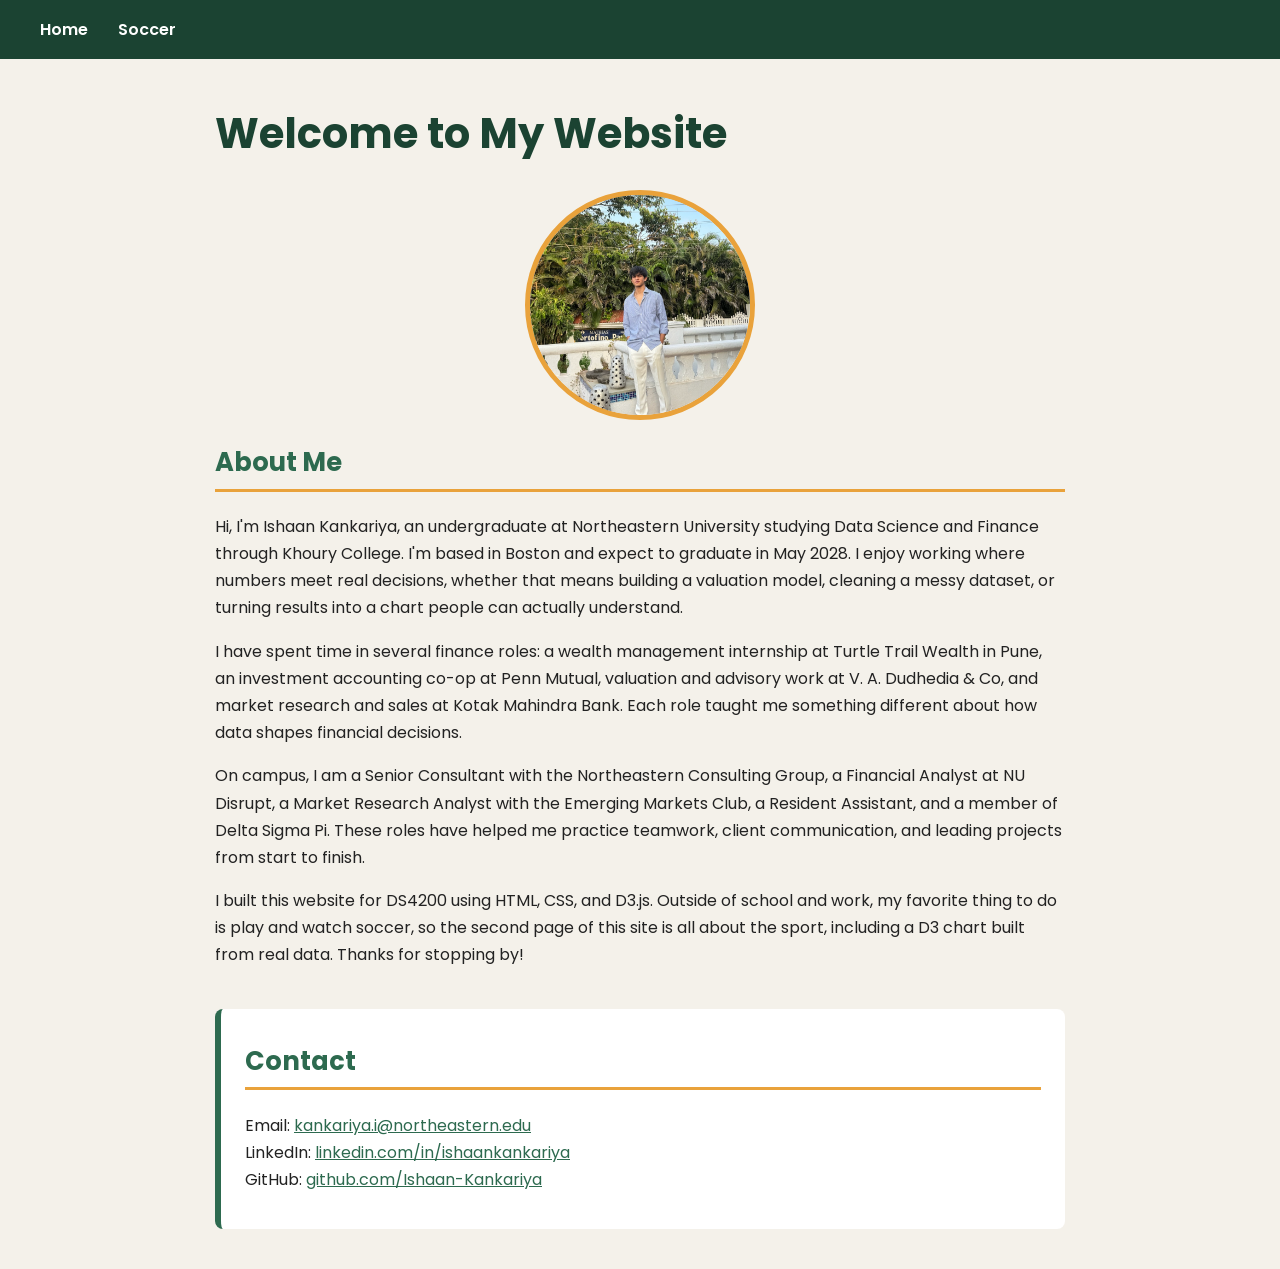
<file: index.html>
<!DOCTYPE html>
<html lang="en">
<head>
    <meta charset="UTF-8">
    <meta name="viewport" content="width=device-width, initial-scale=1.0">
    <title>Ishaan Kankariya</title>
    <link rel="stylesheet" href="style.css">
</head>
<body>

    <nav>
        <a href="index.html">Home</a>
        <a href="page2.html">Soccer</a>
    </nav>

    <main>
        <h1>Welcome to My Website</h1>

        <img src="images/profile.png" alt="Photo of Ishaan Kankariya" class="profile-pic">

        <h2>About Me</h2>
        <p>
            Hi, I'm Ishaan Kankariya, an undergraduate at Northeastern University studying Data Science
            and Finance through Khoury College. I'm based in Boston and expect to graduate in May 2028.
            I enjoy working where numbers meet real decisions, whether that means building a valuation
            model, cleaning a messy dataset, or turning results into a chart people can actually understand.
        </p>
        <p>
            I have spent time in several finance roles: a wealth management internship at Turtle Trail Wealth
            in Pune, an investment accounting co-op at Penn Mutual, valuation and advisory work at
            V. A. Dudhedia & Co, and market research and sales at Kotak Mahindra Bank. Each role taught me
            something different about how data shapes financial decisions.
        </p>
        <p>
            On campus, I am a Senior Consultant with the Northeastern Consulting Group, a Financial Analyst
            at NU Disrupt, a Market Research Analyst with the Emerging Markets Club, a Resident Assistant,
            and a member of Delta Sigma Pi. These roles have helped me practice teamwork, client
            communication, and leading projects from start to finish.
        </p>
        <p>
            I built this website for DS4200 using HTML, CSS, and D3.js. Outside of school and work, my
            favorite thing to do is play and watch soccer, so the second page of this site is all about
            the sport, including a D3 chart built from real data. Thanks for stopping by!
        </p>

        <section id="contact">
            <h2>Contact</h2>
            <p>
                Email: <a href="mailto:kankariya.i@northeastern.edu">kankariya.i@northeastern.edu</a><br>
                LinkedIn: <a href="https://www.linkedin.com/in/ishaankankariya" target="_blank">linkedin.com/in/ishaankankariya</a><br>
                GitHub: <a href="https://github.com/Ishaan-Kankariya" target="_blank">github.com/Ishaan-Kankariya</a>
            </p>
        </section>
    </main>

</body>
</html>
</file>
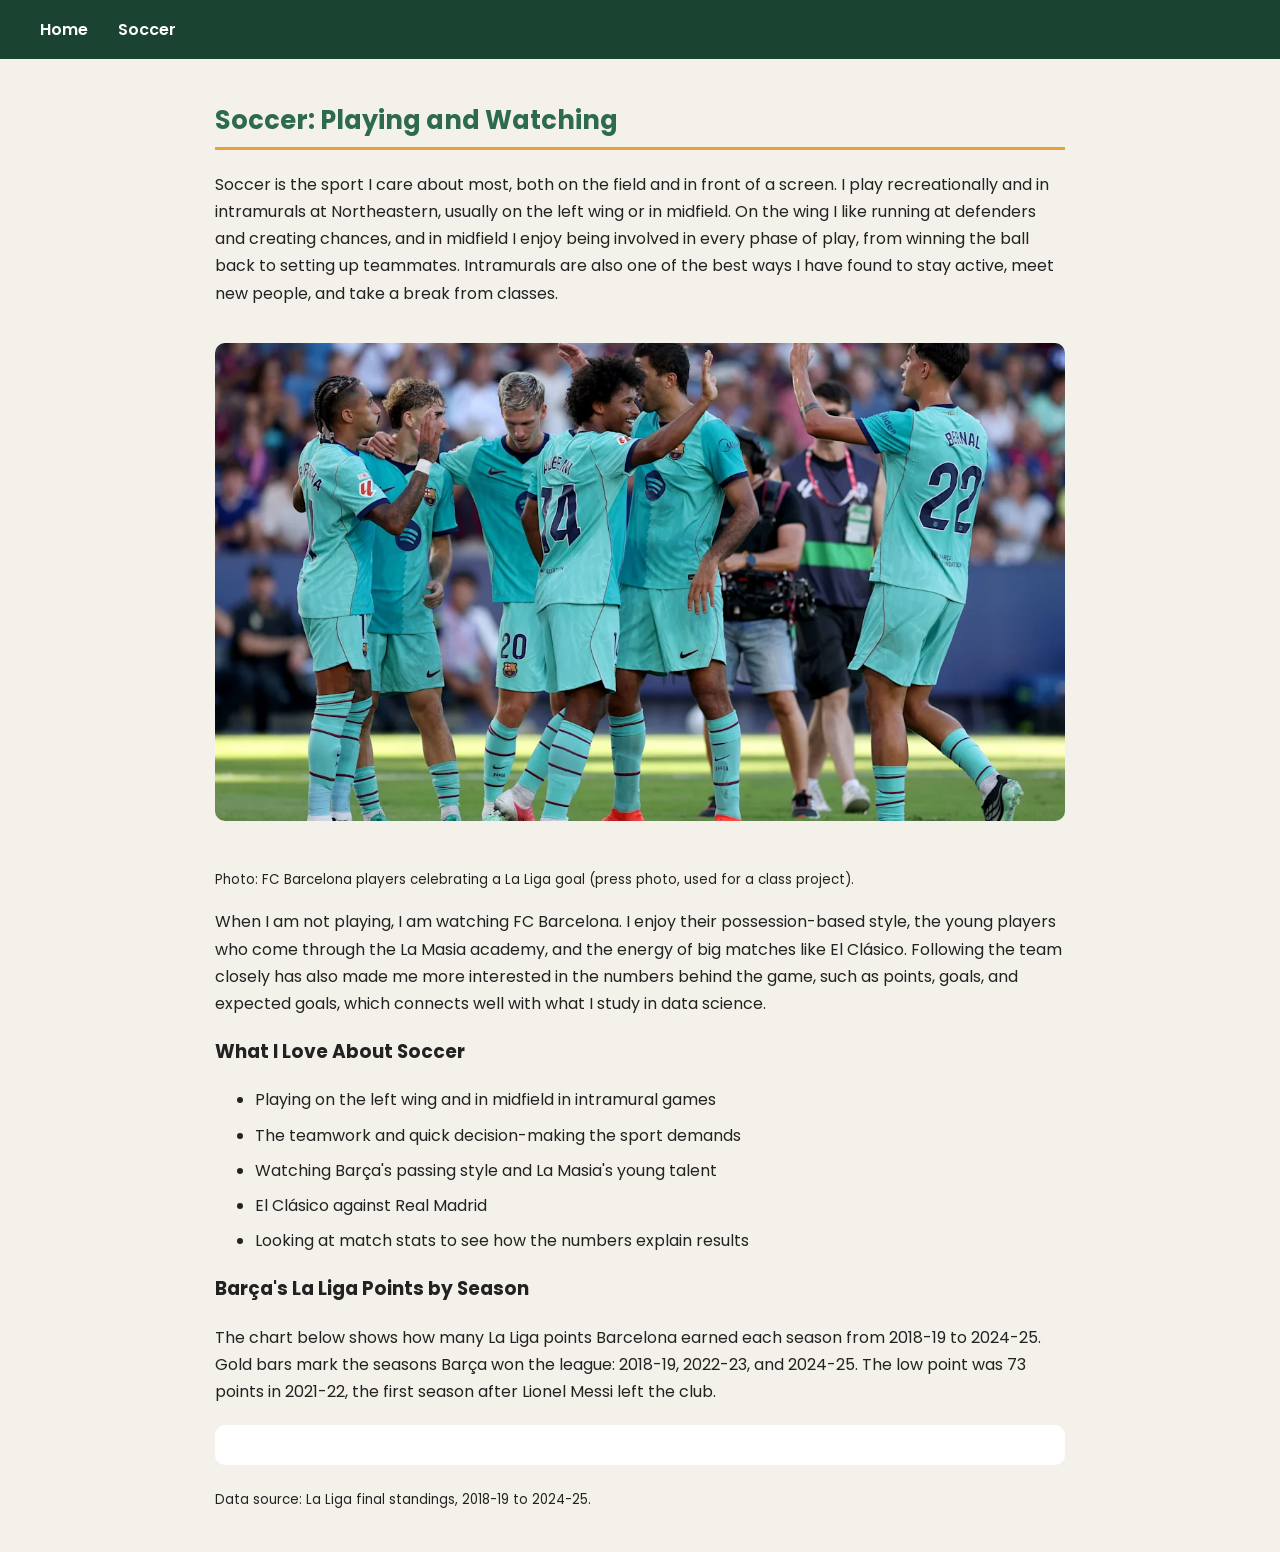
<file: page2.html>
<!DOCTYPE html>
<html lang="en">
<head>
    <meta charset="UTF-8">
    <meta name="viewport" content="width=device-width, initial-scale=1.0">
    <title>Soccer | Ishaan Kankariya</title>
    <link rel="stylesheet" href="style.css">
</head>
<body>

    <nav>
        <a href="index.html">Home</a>
        <a href="page2.html">Soccer</a>
    </nav>

    <main>
        <h2>Soccer: Playing and Watching</h2>

        <p>
            Soccer is the sport I care about most, both on the field and in front of a screen. I play
            recreationally and in intramurals at Northeastern, usually on the left wing or in midfield.
            On the wing I like running at defenders and creating chances, and in midfield I enjoy being
            involved in every phase of play, from winning the ball back to setting up teammates.
            Intramurals are also one of the best ways I have found to stay active, meet new people, and
            take a break from classes.
        </p>

        <img src="images/soccer.webp" alt="FC Barcelona players celebrating a goal" class="page-img">
        <p><small>Photo: FC Barcelona players celebrating a La Liga goal (press photo, used for a class project).</small></p>

        <p>
            When I am not playing, I am watching FC Barcelona. I enjoy their possession-based style, the
            young players who come through the La Masia academy, and the energy of big matches like
            El Clásico. Following the team closely has also made me more interested in the numbers behind
            the game, such as points, goals, and expected goals, which connects well with what I study
            in data science.
        </p>

        <h3>What I Love About Soccer</h3>
        <ul>
            <li>Playing on the left wing and in midfield in intramural games</li>
            <li>The teamwork and quick decision-making the sport demands</li>
            <li>Watching Barça's passing style and La Masia's young talent</li>
            <li>El Clásico against Real Madrid</li>
            <li>Looking at match stats to see how the numbers explain results</li>
        </ul>

        <h3>Barça's La Liga Points by Season</h3>
        <p>
             The chart below shows how many La Liga points Barcelona earned each season from 2018-19 to
             2024-25. Gold bars mark the seasons Barça won the league: 2018-19, 2022-23, and 2024-25.
             The low point was 73 points in 2021-22, the first season after Lionel Messi left the club.
        </p>

        <div id="chart"></div>
        <p><small>Data source: La Liga final standings, 2018-19 to 2024-25.</small></p>
    </main>

    <script src="https://d3js.org/d3.v7.min.js"></script>
    <script src="script.js"></script>
</body>
</html>
</file>
<file: style.css>
/* Custom font from Google Fonts */
@import url('https://fonts.googleapis.com/css2?family=Poppins:wght@400;600;700&display=swap');

/* Color scheme: soccer-pitch greens with a gold accent */
:root {
    --dark-green: #1b4332;
    --green: #2d6a4f;
    --cream: #f4f1ea;
    --gold: #e9a23b;
    --text: #222222;
}

body {
    margin: 0;
    font-family: 'Poppins', Arial, sans-serif;
    background-color: var(--cream);
    color: var(--text);
    line-height: 1.7;
}

/* Navigation bar */
nav {
    background-color: var(--dark-green);
    padding: 16px 40px;
    display: flex;
    gap: 30px;
}

nav a {
    color: white;
    text-decoration: none;
    font-weight: 600;
}

nav a:hover {
    color: var(--gold);
}

/* Page layout: centered column with spacing */
main {
    max-width: 850px;
    margin: 40px auto;
    padding: 0 24px;
}

h1 {
    font-size: 2.6rem;
    color: var(--dark-green);
    margin-bottom: 20px;
}

h2 {
    font-size: 1.6rem;
    color: var(--green);
    border-bottom: 3px solid var(--gold);
    padding-bottom: 4px;
}

a {
    color: var(--green);
}

/* Images */
.profile-pic {
    width: 220px;
    height: 220px;
    object-fit: cover;
    border-radius: 50%;
    border: 5px solid var(--gold);
    display: block;
    margin: 0 auto 20px auto;
}

.page-img {
    width: 100%;
    border-radius: 10px;
    margin: 20px 0;
}

/* Lists */
ul li {
    margin-bottom: 8px;
}

/* Contact box */
#contact {
    background-color: white;
    padding: 10px 24px 20px 24px;
    border-left: 6px solid var(--green);
    border-radius: 8px;
    margin-top: 40px;
}

/* D3 chart container (used on page 2) */
#chart {
    background-color: white;
    border-radius: 10px;
    padding: 20px;
    margin: 20px 0;
}
</file>
